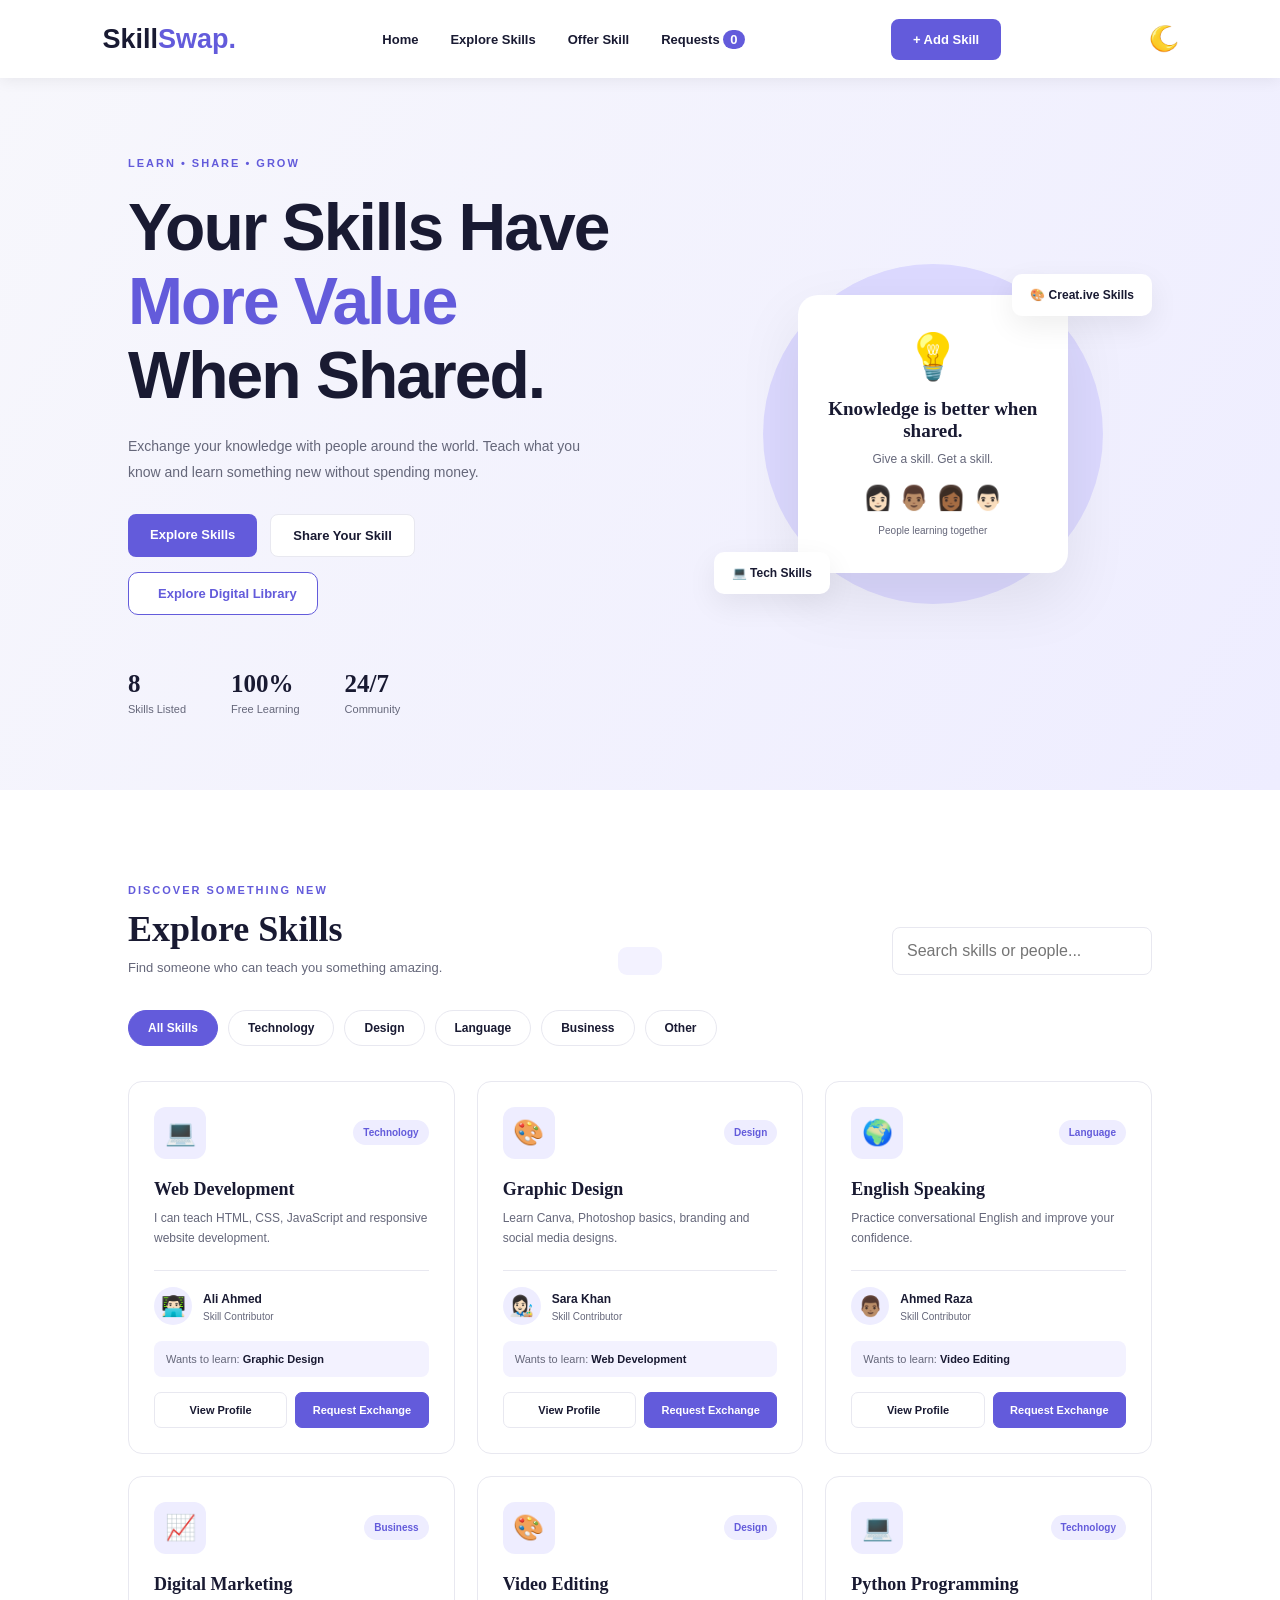
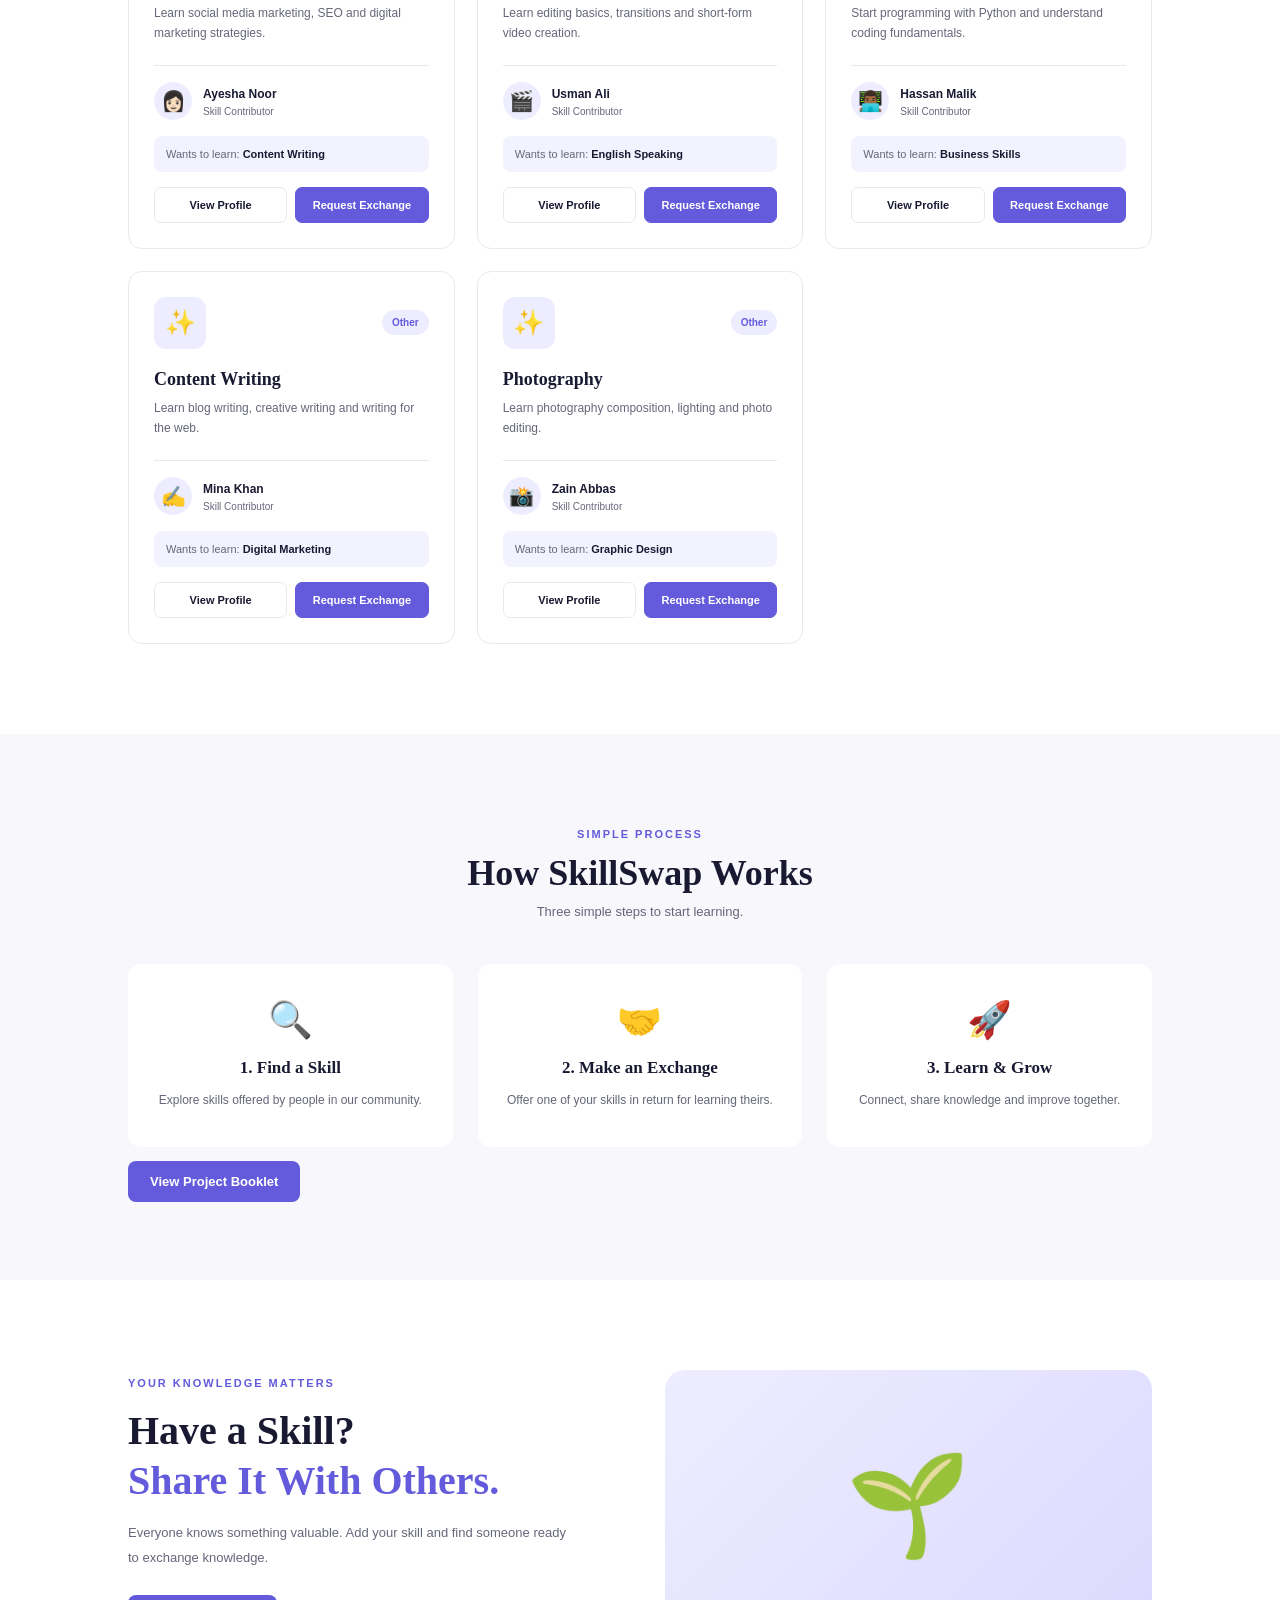
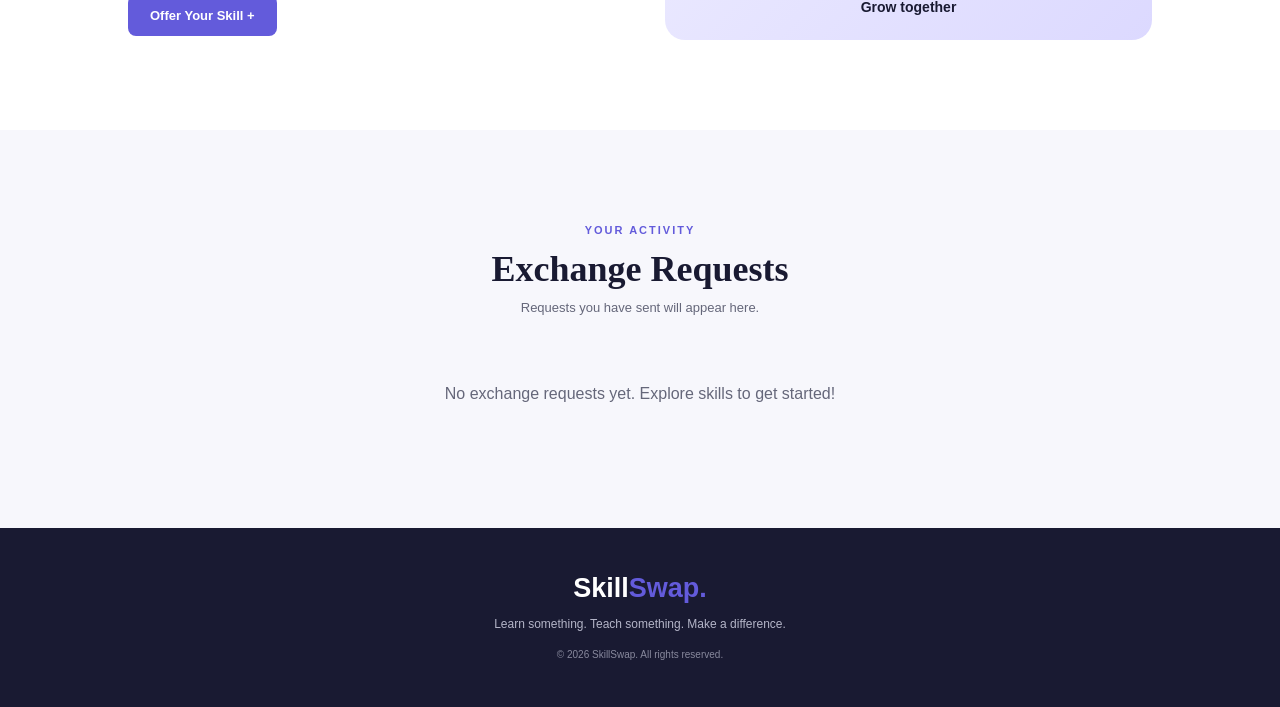
<file: index.html>
<!doctype html>
<html lang="en">
  <head>
    <meta charset="UTF-8" />
    <meta name="viewport" content="width=device-width, initial-scale=1.0" />
    <title>SkillSwap | Exchange Your Skills</title>
    <link rel="stylesheet" href="style.css" />
  </head>
  <body>
    <header>
      <nav class="navbar">
        <a href="#" class="logo">Skill<span>Swap.</span></a>
        <div class="nav-links">
          <a href="#home">Home</a>
          <a href="#explore">Explore Skills</a>
          <a href="#offer">Offer Skill</a>
          <a href="#requests">Requests <span id="requestCount">0</span></a>
        </div>
        <button class="nav-btn" onclick="openOffer()">+ Add Skill</button>
        <img src="./moon.png" id="icon">
      </nav>
    </header>

    <section class="hero" id="home">
      <div class="hero-content">
        <span class="tagline">LEARN • SHARE • GROW</span>
        <h1>
          Your Skills Have<br />
          <span>More Value</span><br />When Shared.
        </h1>
        <p>
          Exchange your knowledge with people around the world. Teach what you
          know and learn something new without spending money.
        </p>
        <div class="hero-buttons">
          <a href="#explore" class="btn primary">Explore Skills</a>
          <button class="btn secondary" onclick="openOffer()">
            Share Your Skill
          </button>
        </div>

        <a
          href="library.html"
          class="booklet-btn"
          target="_blank"
          rel="noopener noreferrer"
        >
          <i class="fas fa-book-open"></i>
          Explore Digital Library
        </a>
        <div class="stats">
          <div>
            <h2 id="skillStat">8+</h2>
            <p>Skills Listed</p>
          </div>
          <div>
            <h2>100%</h2>
            <p>Free Learning</p>
          </div>
          <div>
            <h2>24/7</h2>
            <p>Community</p>
          </div>
        </div>
      </div>
      <div class="hero-visual">
        <div class="circle circle-one"></div>
        <div class="circle circle-two"></div>
        <div class="hero-card">
          <div class="hero-icon">💡</div>
          <h3>Knowledge is better when shared.</h3>
          <p>Give a skill. Get a skill.</p>
          <div class="avatars">👩🏻 👨🏽 👩🏾 👨🏻</div>
          <small>People learning together</small>
        </div>
        <div class="floating-card">🎨 Creat.ive Skills</div>
        <div class="floating-card second">💻 Tech Skills</div>
      </div>
    </section>

    <section class="explore section" id="explore">
      <div class="section-heading">
        <div>
          <span class="tagline">DISCOVER SOMETHING NEW</span>
          <h2>Explore Skills</h2>
          <p>Find someone who can teach you something amazing.</p>
        </div>
        <input
          type="search"
          id="searchInput"
          placeholder="Search skills or people..."
        />
      </div>

      <div class="filters" id="filters">
        <button class="filter active" data-category="All">All Skills</button>
        <button class="filter" data-category="Technology">Technology</button>
        <button class="filter" data-category="Design">Design</button>
        <button class="filter" data-category="Language">Language</button>
        <button class="filter" data-category="Business">Business</button>
        <button class="filter" data-category="Other">Other</button>
      </div>

      <div class="skill-grid" id="skillGrid"></div>
      <p class="empty-state" id="emptyState" hidden>
        No skills found. Try another search.
      </p>
    </section>

    <section class="how section">
      <div class="center-heading">
        <span class="tagline">SIMPLE PROCESS</span>
        <h2>How SkillSwap Works</h2>
        <p>Three simple steps to start learning.</p>
      </div>
      <div class="steps">
        <div class="step">
          <div class="step-icon">🔍</div>
          <h3>1. Find a Skill</h3>
          <p>Explore skills offered by people in our community.</p>
        </div>
        <div class="step">
          <div class="step-icon">🤝</div>
          <h3>2. Make an Exchange</h3>
          <p>Offer one of your skills in return for learning theirs.</p>
        </div>
        <div class="step">
          <div class="step-icon">🚀</div>
          <h3>3. Learn & Grow</h3>
          <p>Connect, share knowledge and improve together.</p>
        </div>
        <div class="booklet-link">
          <a href="./booklet.html" target="_blank" class="btn primary">
            <i class="fas fa-book-open"></i>
            View Project Booklet
          </a>
        </div>
      </div>
    </section>

    <section class="offer-section section" id="offer">
      <div>
        <span class="tagline">YOUR KNOWLEDGE MATTERS</span>
        <h2>Have a Skill?<br /><span>Share It With Others.</span></h2>
        <p>
          Everyone knows something valuable. Add your skill and find someone
          ready to exchange knowledge.
        </p>
        <button class="btn primary" onclick="openOffer()">
          Offer Your Skill +
        </button>
      </div>
      <div class="offer-art">🌱<span>Grow together</span></div>
    </section>

    <section class="requests-section section" id="requests">
      <div class="center-heading">
        <span class="tagline">YOUR ACTIVITY</span>
        <h2>Exchange Requests</h2>
        <p>Requests you have sent will appear here.</p>
      </div>
      <div id="requestList" class="request-list"></div>
    </section>

    <footer>
      <a href="#" class="logo">Skill<span>Swap.</span></a>
      <p>Learn something. Teach something. Make a difference.</p>
      <small>© 2026 SkillSwap. All rights reserved.</small>
    </footer>

    <!-- Add Skill Modal -->
    <div class="modal" id="offerModal">
      <div class="modal-box">
        <button class="close" onclick="closeOffer()">×</button>
        <span class="tagline">JOIN THE COMMUNITY</span>
        <h2>Offer Your Skill</h2>
        <p>Tell others what you can teach.</p>

        <form id="skillForm">
          <label>Your Name</label>
          <input
            type="text"
            id="userName"
            placeholder="Enter your name"
            required
          />

          <label>Skill Title</label>
          <input
            type="text"
            id="skillName"
            placeholder="e.g. Web Development"
            required
          />

          <label>Category</label>
          <select id="skillCategory" required>
            <option value="">Select category</option>
            <option>Technology</option>
            <option>Design</option>
            <option>Language</option>
            <option>Business</option>
            <option>Other</option>
          </select>

          <label>What do you want to learn in exchange?</label>
          <input
            type="text"
            id="wantSkill"
            placeholder="e.g. Graphic Design"
            required
          />

          <label>Short Description</label>
          <textarea
            id="skillDescription"
            placeholder="Describe your skill..."
            required
          ></textarea>

          <button class="btn primary full-btn" type="submit">
            Publish My Skill
          </button>
        </form>
      </div>
    </div>

    <!-- Profile Modal -->
    <div class="modal" id="profileModal">
      <div class="modal-box">
        <button class="close" onclick="closeProfile()">×</button>
        <div id="profileContent"></div>
      </div>
    </div>

    <div id="toast" class="toast"></div>

    <script src="app.js"></script>
  </body>
</html>
</file>
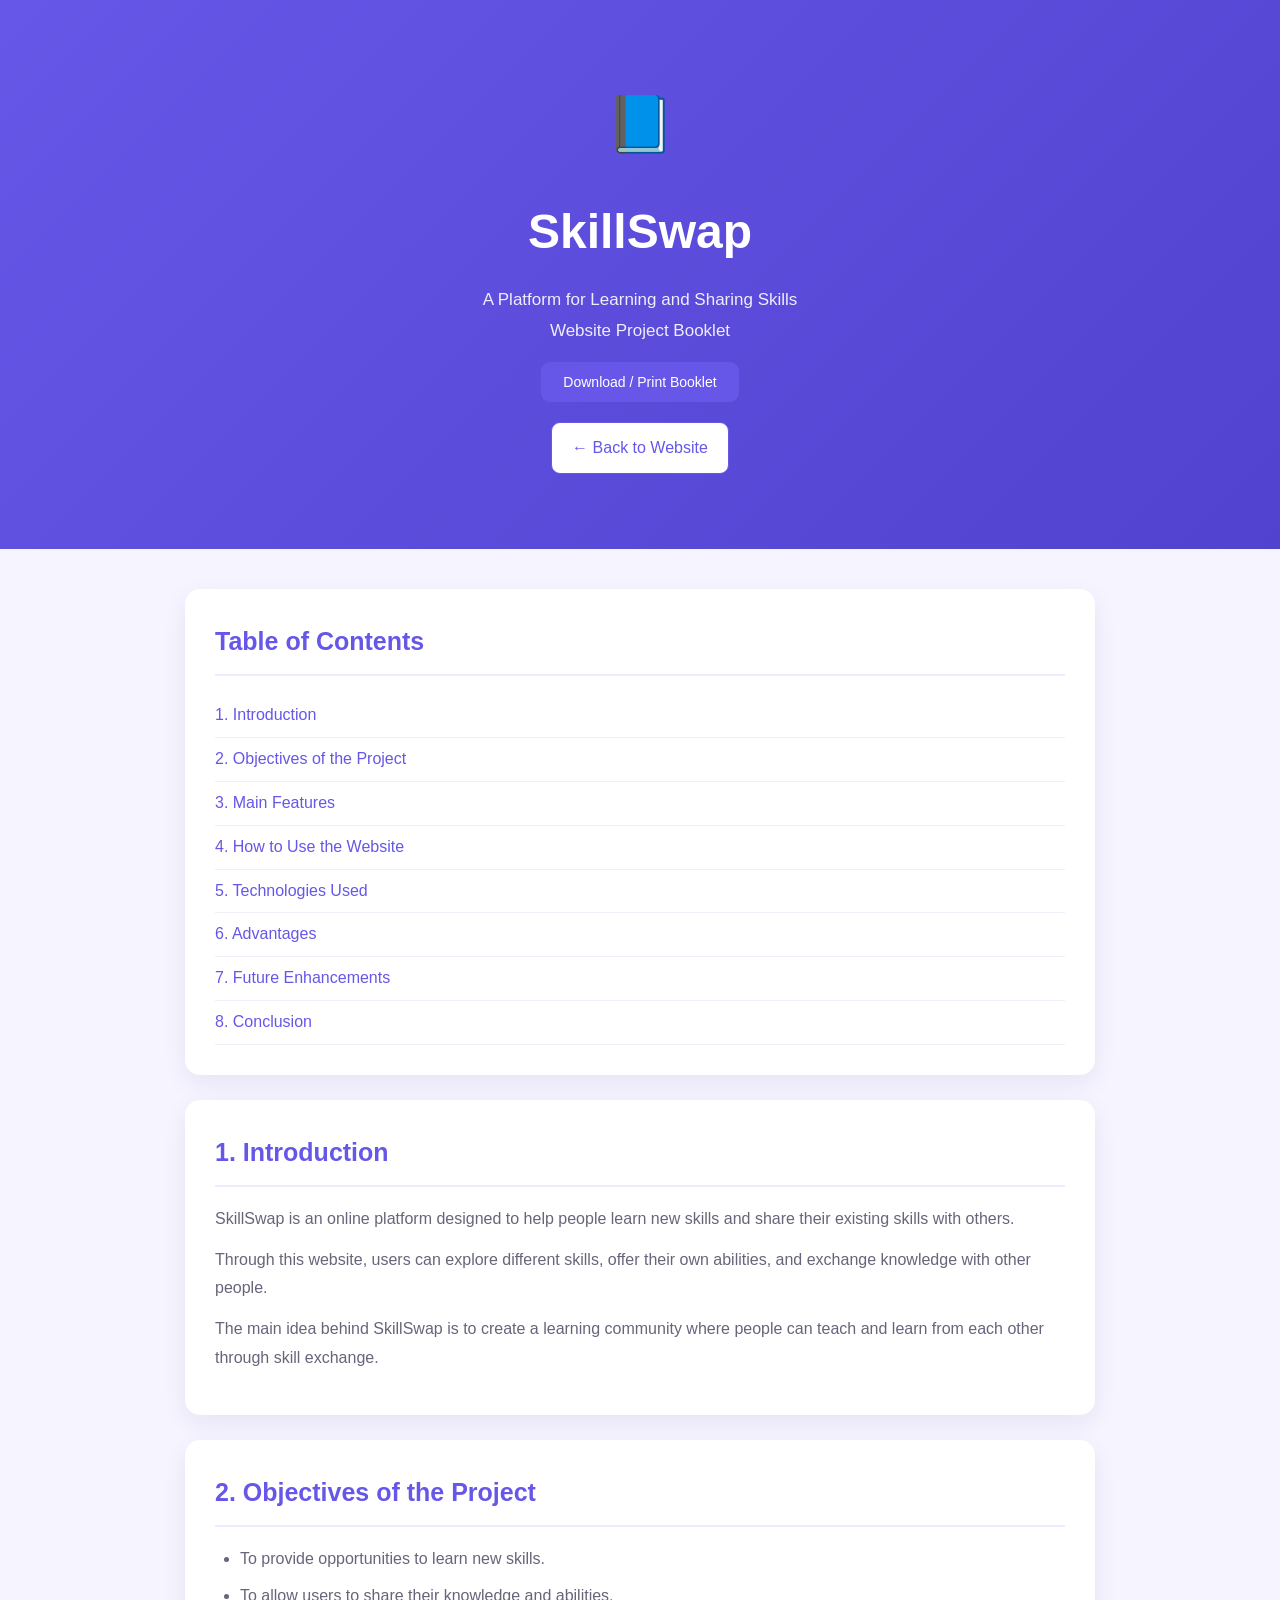
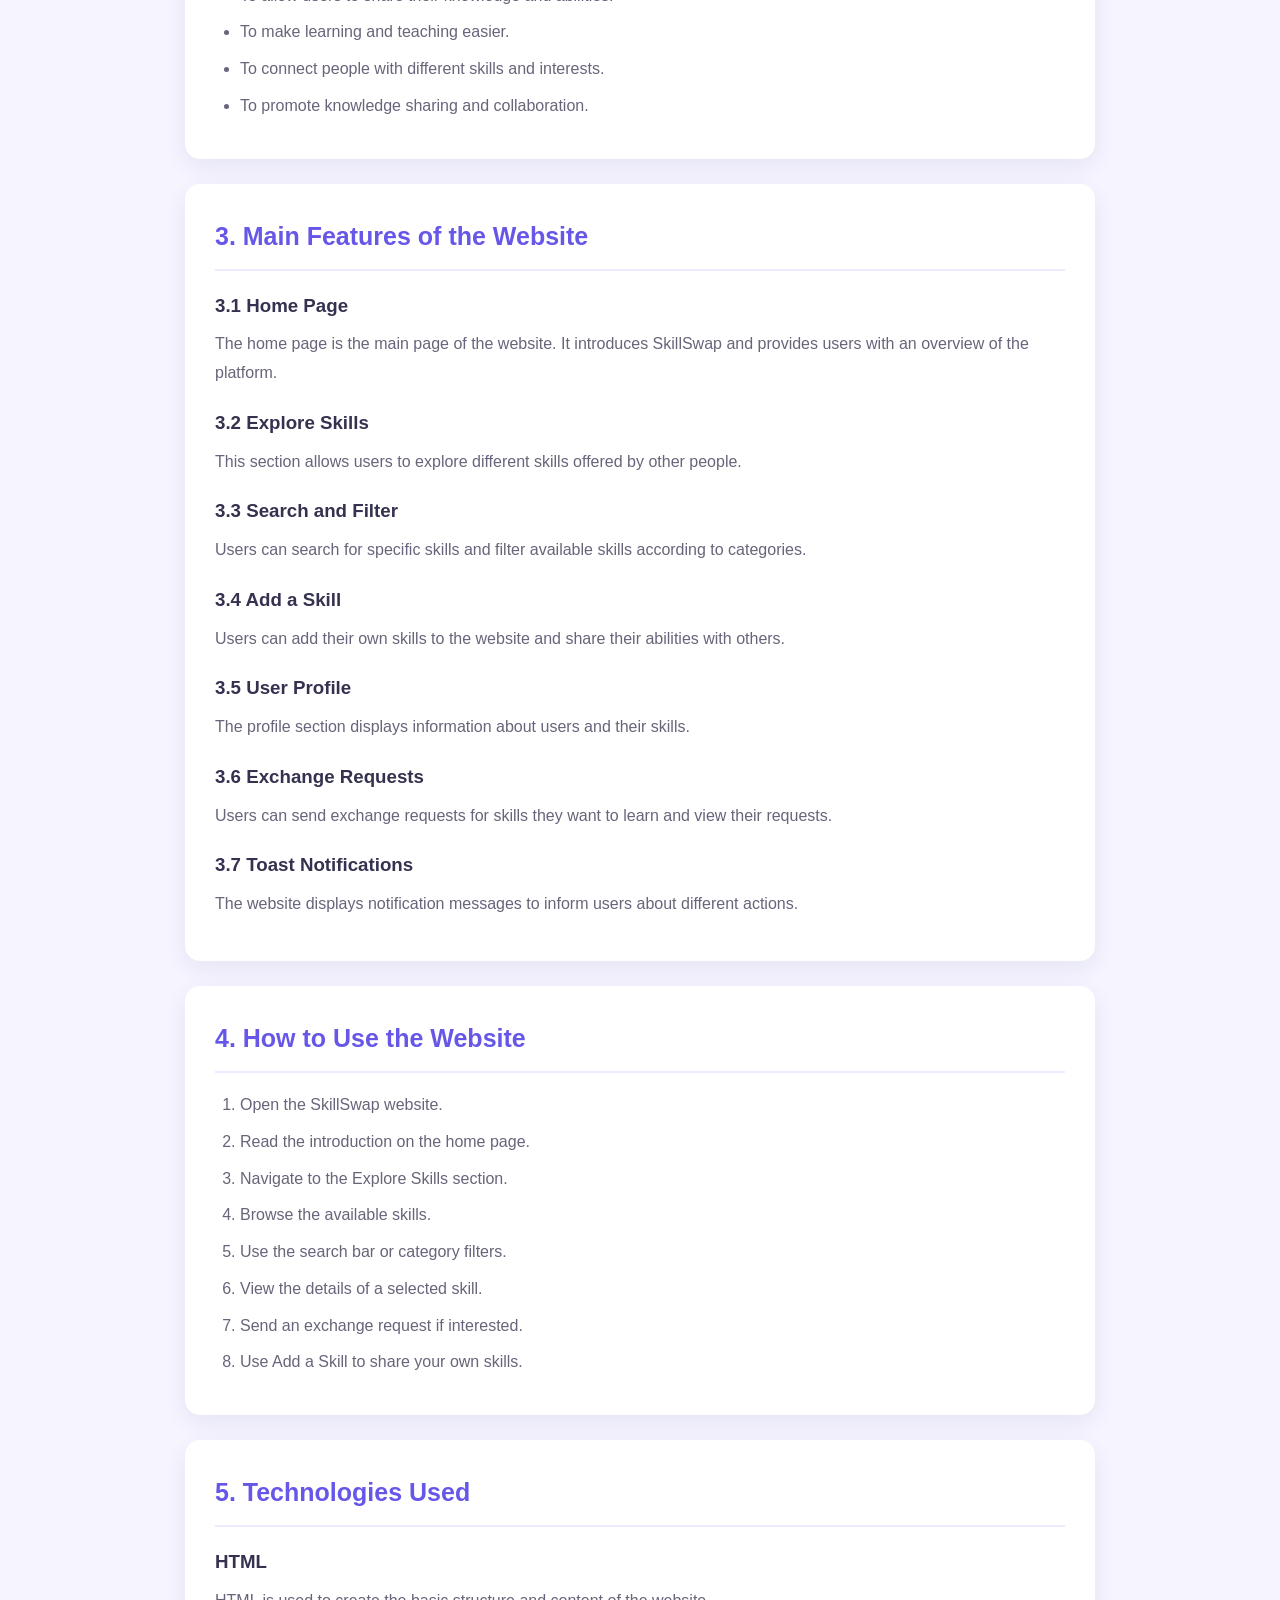
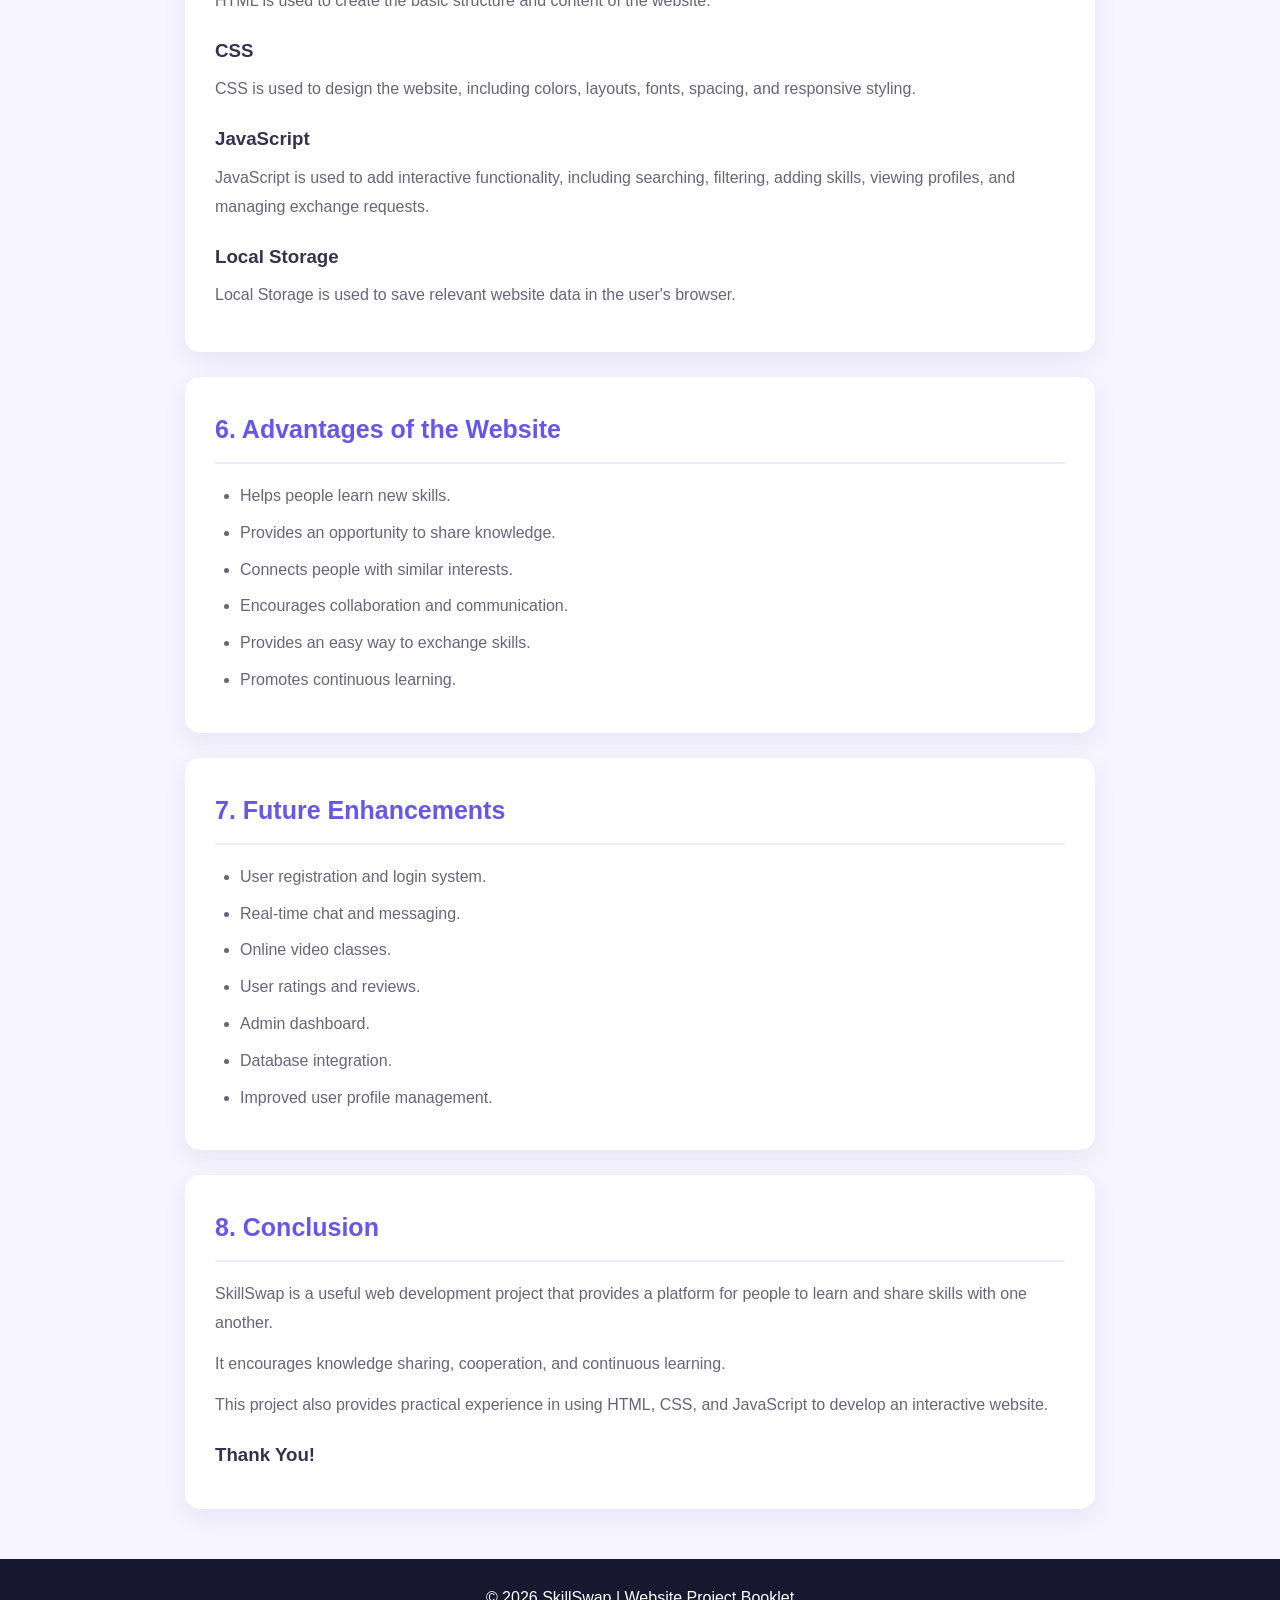
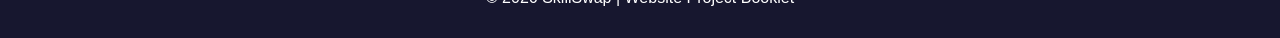
<file: booklet.html>
<!DOCTYPE html>
<html lang="en">
<head>
    <meta charset="UTF-8">
    <meta name="viewport" content="width=device-width, initial-scale=1.0">
    <title>SkillSwap - Project Booklet</title>

    <link rel="stylesheet" href="booklet.css">
    
</head>

<body>

    <!-- COVER PAGE -->
    <header class="booklet-header">

        <div class="book-icon">📘</div>

        <h1>SkillSwap</h1>

        <p>A Platform for Learning and Sharing Skills</p>

        <p>Website Project Booklet</p>

        <button class="print-btn" onclick="window.print()">
            Download / Print Booklet
        </button>

        <br>

        <a href="index.html" class="back-btn">
            ← Back to Website
        </a>

    </header>


    <main class="container">

        <!-- TABLE OF CONTENTS -->
        <section class="booklet-section toc">

            <h2>Table of Contents</h2>

            <a href="#introduction">1. Introduction</a>
            <a href="#objectives">2. Objectives of the Project</a>
            <a href="#features">3. Main Features</a>
            <a href="#working">4. How to Use the Website</a>
            <a href="#technologies">5. Technologies Used</a>
            <a href="#advantages">6. Advantages</a>
            <a href="#future">7. Future Enhancements</a>
            <a href="#conclusion">8. Conclusion</a>

        </section>


        <!-- INTRODUCTION -->
        <section class="booklet-section" id="introduction">

            <h2>1. Introduction</h2>

            <p>
                SkillSwap is an online platform designed to help people
                learn new skills and share their existing skills with
                others.
            </p>

            <p>
                Through this website, users can explore different skills,
                offer their own abilities, and exchange knowledge with
                other people.
            </p>

            <p>
                The main idea behind SkillSwap is to create a learning
                community where people can teach and learn from each
                other through skill exchange.
            </p>

        </section>


        <!-- OBJECTIVES -->
        <section class="booklet-section" id="objectives">

            <h2>2. Objectives of the Project</h2>

            <ul>
                <li>To provide opportunities to learn new skills.</li>
                <li>To allow users to share their knowledge and abilities.</li>
                <li>To make learning and teaching easier.</li>
                <li>To connect people with different skills and interests.</li>
                <li>To promote knowledge sharing and collaboration.</li>
            </ul>

        </section>


        <!-- FEATURES -->
        <section class="booklet-section" id="features">

            <h2>3. Main Features of the Website</h2>

            <h3>3.1 Home Page</h3>
            <p>
                The home page is the main page of the website. It introduces
                SkillSwap and provides users with an overview of the platform.
            </p>

            <h3>3.2 Explore Skills</h3>
            <p>
                This section allows users to explore different skills
                offered by other people.
            </p>

            <h3>3.3 Search and Filter</h3>
            <p>
                Users can search for specific skills and filter available
                skills according to categories.
            </p>

            <h3>3.4 Add a Skill</h3>
            <p>
                Users can add their own skills to the website and share
                their abilities with others.
            </p>

            <h3>3.5 User Profile</h3>
            <p>
                The profile section displays information about users
                and their skills.
            </p>

            <h3>3.6 Exchange Requests</h3>
            <p>
                Users can send exchange requests for skills they want
                to learn and view their requests.
            </p>

            <h3>3.7 Toast Notifications</h3>
            <p>
                The website displays notification messages to inform
                users about different actions.
            </p>

        </section>


        <!-- HOW TO USE -->
        <section class="booklet-section" id="working">

            <h2>4. How to Use the Website</h2>

            <ol>
                <li>Open the SkillSwap website.</li>
                <li>Read the introduction on the home page.</li>
                <li>Navigate to the Explore Skills section.</li>
                <li>Browse the available skills.</li>
                <li>Use the search bar or category filters.</li>
                <li>View the details of a selected skill.</li>
                <li>Send an exchange request if interested.</li>
                <li>Use Add a Skill to share your own skills.</li>
            </ol>

        </section>


        <!-- TECHNOLOGIES -->
        <section class="booklet-section" id="technologies">

            <h2>5. Technologies Used</h2>

            <h3>HTML</h3>
            <p>
                HTML is used to create the basic structure and content
                of the website.
            </p>

            <h3>CSS</h3>
            <p>
                CSS is used to design the website, including colors,
                layouts, fonts, spacing, and responsive styling.
            </p>

            <h3>JavaScript</h3>
            <p>
                JavaScript is used to add interactive functionality,
                including searching, filtering, adding skills,
                viewing profiles, and managing exchange requests.
            </p>

            <h3>Local Storage</h3>
            <p>
                Local Storage is used to save relevant website data
                in the user's browser.
            </p>

        </section>


        <!-- ADVANTAGES -->
        <section class="booklet-section" id="advantages">

            <h2>6. Advantages of the Website</h2>

            <ul>
                <li>Helps people learn new skills.</li>
                <li>Provides an opportunity to share knowledge.</li>
                <li>Connects people with similar interests.</li>
                <li>Encourages collaboration and communication.</li>
                <li>Provides an easy way to exchange skills.</li>
                <li>Promotes continuous learning.</li>
            </ul>

        </section>


        <!-- FUTURE ENHANCEMENTS -->
        <section class="booklet-section" id="future">

            <h2>7. Future Enhancements</h2>

            <ul>
                <li>User registration and login system.</li>
                <li>Real-time chat and messaging.</li>
                <li>Online video classes.</li>
                <li>User ratings and reviews.</li>
                <li>Admin dashboard.</li>
                <li>Database integration.</li>
                <li>Improved user profile management.</li>
            </ul>

        </section>


        <!-- CONCLUSION -->
        <section class="booklet-section" id="conclusion">

            <h2>8. Conclusion</h2>

            <p>
                SkillSwap is a useful web development project that
                provides a platform for people to learn and share
                skills with one another.
            </p>

            <p>
                It encourages knowledge sharing, cooperation, and
                continuous learning.
            </p>

            <p>
                This project also provides practical experience in
                using HTML, CSS, and JavaScript to develop an
                interactive website.
            </p>

            <h3>Thank You!</h3>

        </section>

    </main>


    <footer>
        <p>© 2026 SkillSwap | Website Project Booklet</p>
    </footer>

</body>
</html>
</file>
<file: style.css>
/* @import url("https://fonts.googleapis.com/css2?family=DM+Sans:wght@400;500;600;700;800&family=Space+Grotesk:wght@500;600;700&display=swap");

:root {
  --primary: #635bdb;
  --dark: #191a32;
  --light: #f7f7fc;
  --text: #65677a;
  --border: #e8e8f0;
}

* {
  margin: 0;
  padding: 0;
  box-sizing: border-box;
  scroll-behavior: smooth;
}

body {
  font-family: "DM Sans", sans-serif;
  background: white;
  color: var(--dark);
}

button,
input,
select,
textarea {
  font: inherit;
}

button {
  cursor: pointer;
}

a {
  text-decoration: none;
  color: inherit;
}

.navbar {
  height: 78px;
  padding: 0 8%;
  display: flex;
  align-items: center;
  justify-content: space-between;
  background: white;
  position: sticky;
  top: 0;
  z-index: 10;
  box-shadow: 0 2px 15px #00000008;
}

.logo {
  font-family: "Space Grotesk", sans-serif;
  font-size: 27px;
  font-weight: 700;
}

.logo span {
  color: var(--primary);
}

.nav-links {
  display: flex;
  align-items: center;
  gap: 32px;
  font-size: 13px;
  font-weight: 600;
}

.nav-links a:hover {
  color: var(--primary);
}

#requestCount {
  background: var(--primary);
  color: white;
  padding: 2px 7px;
  border-radius: 20px;
}

.nav-btn,
.btn {
  border: none;
  border-radius: 8px;
  padding: 13px 22px;
  font-weight: 700;
  font-size: 13px;
  transition: 0.25s;
}

.nav-btn,
.primary {
  background: var(--primary);
  color: white;
}

.nav-btn:hover,
.primary:hover {
  background: #4e46c3;
  transform: translateY(-2px);
}

.hero {
  min-height: 610px;
  padding: 75px 10%;
  background: linear-gradient(120deg, #f6f5ff, #eeedff);
  display: grid;
  grid-template-columns: 1.1fr 0.9fr;
  align-items: center;
  gap: 50px;
}

.tagline {
  color: var(--primary);
  font-size: 11px;
  font-weight: 800;
  letter-spacing: 2px;
}

.hero h1 {
  font-family: "Space Grotesk", sans-serif;
  font-size: clamp(42px, 5.5vw, 66px);
  line-height: 1.12;
  margin: 20px 0;
  letter-spacing: -2px;
}

.hero h1 span,
.offer-section h2 span {
  color: var(--primary);
}

.hero-content > p {
  color: var(--text);
  max-width: 480px;
  line-height: 1.9;
  font-size: 14px;
}

.hero-buttons {
  display: flex;
  gap: 13px;
  margin-top: 28px;
  flex-wrap: wrap;
}

.secondary {
  background: white;
  color: var(--dark);
  border: 1px solid var(--border);
}

.secondary:hover {
  border-color: var(--primary);
  color: var(--primary);
}

.stats {
  display: flex;
  gap: 45px;
  margin-top: 55px;
}

.stats h2 {
  font-size: 25px;
  font-family: "Space Grotesk";
}

.stats p {
  color: var(--text);
  font-size: 11px;
  margin-top: 5px;
}

.hero-visual {
  min-height: 390px;
  display: grid;
  place-items: center;
  position: relative;
}

.circle {
  position: absolute;
  border-radius: 50%;
}

.circle-one {
  height: 340px;
  width: 340px;
  background: #dcd9ff;
}

.circle-two {
  height: 250px;
  width: 250px;
  background: #c8c4ff;
}

.hero-card {
  z-index: 1;
  background: white;
  width: 270px;
  padding: 35px 25px;
  border-radius: 20px;
  text-align: center;
  box-shadow: 0 25px 65px #3931a326;
}

.hero-icon {
  font-size: 45px;
  margin-bottom: 15px;
}

.hero-card h3 {
  font-size: 19px;
  font-family: "Space Grotesk";
}

.hero-card p {
  color: var(--text);
  font-size: 12px;
  margin: 10px 0 18px;
}

.avatars {
  font-size: 24px;
  margin-bottom: 8px;
}

.hero-card small {
  color: var(--text);
  font-size: 10px;
}

.floating-card {
  position: absolute;
  z-index: 2;
  background: white;
  padding: 14px 18px;
  border-radius: 10px;
  font-size: 12px;
  font-weight: 700;
  box-shadow: 0 10px 30px #00000012;
  top: 35px;
  right: 0;
}

.floating-card.second {
  top: auto;
  bottom: 35px;
  left: 0;
  right: auto;
}

.section {
  padding: 90px 10%;
}

.section-heading {
  display: flex;
  align-items: end;
  justify-content: space-between;
  gap: 25px;
  flex-wrap: wrap;
}

.section-heading h2,
.center-heading h2 {
  font-family: "Space Grotesk";
  font-size: 36px;
  margin: 10px 0;
}

.section-heading p,
.center-heading p {
  color: var(--text);
  font-size: 13px;
}

#searchInput {
  width: 260px;
  border: 1px solid var(--border);
  border-radius: 8px;
  padding: 14px;
  outline: none;
}

#searchInput:focus,
input:focus,
textarea:focus,
select:focus {
  border-color: var(--primary);
}

.filters {
  display: flex;
  gap: 10px;
  flex-wrap: wrap;
  margin: 35px 0;
}

.filter {
  background: white;
  border: 1px solid var(--border);
  border-radius: 30px;
  padding: 10px 19px;
  font-size: 12px;
  font-weight: 600;
}

.filter.active,
.filter:hover {
  background: var(--primary);
  color: white;
  border-color: var(--primary);
}

.skill-grid {
  display: grid;
  grid-template-columns: repeat(3, 1fr);
  gap: 22px;
}

.skill-card {
  padding: 25px;
  border: 1px solid var(--border);
  border-radius: 14px;
  transition: 0.25s;
  background: white;
}

.skill-card:hover {
  transform: translateY(-6px);
  box-shadow: 0 15px 35px #26205012;
  border-color: #d0cdf9;
}

.skill-top {
  display: flex;
  align-items: center;
  justify-content: space-between;
}

.skill-icon {
  width: 52px;
  height: 52px;
  display: grid;
  place-items: center;
  background: #f0efff;
  border-radius: 12px;
  font-size: 25px;
}

.category-label {
  color: var(--primary);
  font-size: 10px;
  font-weight: 800;
  background: #f0efff;
  padding: 7px 10px;
  border-radius: 20px;
}

.skill-card h3 {
  font-family: "Space Grotesk";
  margin: 20px 0 8px;
  font-size: 18px;
}

.skill-card > p {
  color: var(--text);
  font-size: 12px;
  line-height: 1.7;
  min-height: 42px;
}

.person {
  display: flex;
  align-items: center;
  gap: 11px;
  border-top: 1px solid var(--border);
  margin-top: 20px;
  padding-top: 16px;
}

.avatar {
  width: 38px;
  height: 38px;
  border-radius: 50%;
  background: #e9e6ff;
  display: grid;
  place-items: center;
  font-size: 20px;
}

.person strong {
  font-size: 12px;
}

.person small {
  display: block;
  font-size: 10px;
  color: var(--text);
  margin-top: 4px;
}

.exchange-info {
  background: var(--light);
  border-radius: 8px;
  padding: 12px;
  margin-top: 16px;
  font-size: 11px;
  color: var(--text);
}

.exchange-info strong {
  color: var(--dark);
}

.card-actions {
  display: flex;
  gap: 8px;
  margin-top: 15px;
}

.card-actions button {
  flex: 1;
  padding: 11px 5px;
  font-size: 11px;
  border-radius: 7px;
  font-weight: 700;
}

.view-btn {
  background: white;
  border: 1px solid var(--border);
  color: var(--dark);
}

.request-btn {
  background: var(--primary);
  border: 1px solid var(--primary);
  color: white;
}
.booklet-btn {
  display: inline-flex;
  align-items: center;
  gap: 9px;
  padding: 13px 20px;
  margin-top: 15px;
  border: 1px solid #6657e8;
  border-radius: 10px;
  color: #6657e8;
  background: white;
  text-decoration: none;
  font-size: 13px;
  font-weight: 600;
  transition: 0.3s ease;
}

.booklet-btn:hover {
  background: #6657e8;
  color: white;
  transform: translateY(-3px);
}
.empty-state {
  text-align: center;
  color: var(--text);
  padding: 35px;
}

.center-heading {
  text-align: center;
}

.how {
  background: var(--light);
}

.steps {
  display: grid;
  grid-template-columns: repeat(3, 1fr);
  gap: 25px;
  margin-top: 45px;
}

.step {
  text-align: center;
  background: white;
  padding: 35px 25px;
  border-radius: 13px;
}

.step-icon {
  font-size: 36px;
  margin-bottom: 17px;
}

.step h3 {
  font-family: "Space Grotesk";
  font-size: 17px;
  margin-bottom: 12px;
}

.step p {
  color: var(--text);
  font-size: 12px;
  line-height: 1.8;
}

.offer-section {
  display: grid;
  grid-template-columns: 1fr 1fr;
  gap: 50px;
  align-items: center;
}

.offer-section h2 {
  font-family: "Space Grotesk";
  font-size: 40px;
  line-height: 1.25;
  margin: 15px 0;
}

.offer-section p {
  color: var(--text);
  font-size: 13px;
  line-height: 1.9;
  max-width: 440px;
  margin-bottom: 25px;
}

.offer-art {
  min-height: 270px;
  border-radius: 20px;
  background: linear-gradient(135deg, #e8e6ff, #d2d0ff);
  display: grid;
  place-items: center;
  font-size: 100px;
  position: relative;
}

.offer-art span {
  position: absolute;
  bottom: 25px;
  font-size: 14px;
  color: var(--dark);
  font-weight: 700;
}

.requests-section {
  background: var(--light);
}

.request-list {
  max-width: 750px;
  margin: 35px auto 0;
}

.request-item {
  background: white;
  padding: 20px;
  border-radius: 10px;
  border: 1px solid var(--border);
  margin-bottom: 12px;
  display: flex;
  align-items: center;
  justify-content: space-between;
  gap: 15px;
}

.request-item h4 {
  font-size: 14px;
  margin-bottom: 6px;
}

.request-item p {
  color: var(--text);
  font-size: 11px;
}

.status {
  background: #fff4dc;
  color: #a16a00;
  padding: 7px 12px;
  border-radius: 20px;
  font-size: 10px;
  white-space: nowrap;
}

.status.accepted {
  background: #e2f8ea;
  color: #168346;
}

footer {
  padding: 45px 10%;
  text-align: center;
  background: var(--dark);
  color: white;
}

footer p {
  color: #b4b5c8;
  font-size: 12px;
  margin: 13px 0;
}

footer small {
  color: #88899d;
  font-size: 10px;
}
.modal {
  display: none;
  position: fixed;
  inset: 0;
  background: #11112699;
  z-index: 30;
  place-items: center;
  padding: 15px;
  overflow-y: auto;
}

.modal.show {
  display: grid;
}

.modal-box {
  background: white;
  padding: 35px;
  width: min(480px, 100%);
  border-radius: 16px;
  position: relative;
  max-height: 90vh;
  overflow-y: auto;
}

.modal-box h2 {
  font-family: "Space Grotesk";
  font-size: 27px;
  margin: 12px 0;
}

.modal-box > p {
  font-size: 12px;
  color: var(--text);
  margin-bottom: 20px;
}

.close {
  position: absolute;
  top: 12px;
  right: 17px;
  border: 0;
  background: none;
  font-size: 28px;
  color: var(--text);
}

.modal-box form label {
  display: block;
  font-size: 12px;
  font-weight: 700;
  margin: 15px 0 7px;
}

.modal-box input,
.modal-box select,
.modal-box textarea {
  width: 100%;
  border: 1px solid var(--border);
  border-radius: 7px;
  padding: 12px;
  outline: none;
  font-size: 12px;
  background: white;
  color: var(--dark);
}

.modal-box textarea {
  min-height: 90px;
  resize: vertical;
}

.full-btn {
  width: 100%;
  margin-top: 20px;
}

.profile-avatar {
  width: 75px;
  height: 75px;
  border-radius: 50%;
  background: #eae8ff;
  display: grid;
  place-items: center;
  font-size: 37px;
  margin: 10px 0 20px;
}

.profile-detail {
  padding: 15px;
  background: var(--light);
  border-radius: 9px;
  margin-top: 12px;
  font-size: 13px;
}

.toast {
  position: fixed;
  bottom: 25px;
  left: 50%;
  transform: translate(-50%, 100px);
  background: var(--dark);
  color: white;
  padding: 14px 22px;
  border-radius: 9px;
  font-size: 12px;
  z-index: 50;
  transition: 0.3s;
}

.toast.show {
  transform: translate(-50%, 0);
}

@media (max-width: 900px) {
  .navbar {
    padding: 0 5%;
  }
  .nav-links {
    gap: 14px;
  }
  .hero {
    padding: 60px 6%;
  }
  .section {
    padding: 70px 6%;
  }
  .skill-grid {
    grid-template-columns: repeat(2, 1fr);
  }
}

@media (max-width: 650px) {
  .navbar {
    height: auto;
    padding: 18px 5%;
    flex-wrap: wrap;
    gap: 15px;
  }

  .nav-links {
    order: 3;
    width: 100%;
    overflow-x: auto;
    padding: 5px 0;
  }

  .nav-links a {
    white-space: nowrap;
  }
  .nav-btn {
    padding: 10px 13px;
  }
  .hero {
    grid-template-columns: 1fr;
  }
  .hero-visual {
    min-height: 330px;
  }
  .circle-one {
    width: 280px;
    height: 280px;
  }
  .circle-two {
    width: 210px;
    height: 210px;
  }
  .stats {
    gap: 25px;
  }
  .stats h2 {
    font-size: 20px;
  }
  .section-heading {
    align-items: stretch;
  }
  #searchInput {
    width: 100%;
  }
  .skill-grid,
  .steps,
  .offer-section {
    grid-template-columns: 1fr;
  }
  .section-heading h2,
  .center-heading h2 {
    font-size: 29px;
  }
  .offer-section h2 {
    font-size: 32px;
  }
  .request-item {
    align-items: flex-start;
  }
  .modal-box {
    padding: 28px 22px;
  }
}



#icon {
  width: 30px;
  cursor: pointer;
} */



:root {
  --primary: #635bdb;
  --primary-hover: #5148c9;
  --primary-border-hover: #625baf;
  --primary-soft: #eeedff;
  --primary-circle-one: #dcd9ff;
  --primary-circle-two: #c8c4ff;
  --primary-light: #635bdb;

  --dark: #191a32;
  --light: #f7f7fc;
  --text: #65677a;
  --border: #e8e8f0;

  --body-bg: #ffffff;
  --navbar-bg: #ffffff;
  --card-bg: #ffffff;
  --input-bg: #ffffff;
  --info-bg: #f3f2ff;
  --section-bg: #f7f7fc;
  --footer-bg: #191a32;
  --offer-gradient-one: #eeedff;
  --offer-gradient-two: #dcd9ff;

  --white: #ffffff;
  --footer-text: #b4b5c8;
  --footer-muted: #88899d;

  --status-pending-bg: #fff4dc;
  --status-pending-text: #a66a00;
  --status-accepted-bg: #e2f8ec;
  --status-accepted-text: #218653;

  --modal-overlay: #00000080;
  --shadow-navbar: #00000012;
  --shadow-card: #00000015;
}

.dark-theme{

  --primary: #8178ff;
  --primary-hover: #6b61ed;
  --primary-border-hover: #625baf;
  --primary-soft: #302d50;
  --primary-circle-one: #34305e;
  --primary-circle-two: #464078;
  --primary-light: #aaa4ff;

  --dark: #f1f0ff;
  --light: #1c1c30;
  --text: #aaaabd;
  --border: #33334a;

  --body-bg: #11111f;
  --navbar-bg: #1b1b2e;
  --card-bg: #1b1b2e;
  --input-bg: #222239;
  --info-bg: #25253c;
  --section-bg: #151526;
  --footer-bg: #0c0c18;
  --offer-gradient-one: #292747;
  --offer-gradient-two: #39345e;

  --white: #ffffff;
  --footer-text: #b4b5c8;
  --footer-muted: #88899d;

  --status-pending-bg: #493b20;
  --status-pending-text: #ffc76a;
  --status-accepted-bg: #193e32;
  --status-accepted-text: #6de5a1;

  --modal-overlay: #000000bb;
  --shadow-navbar: #00000040;
  --shadow-card: #00000050;
}

* {
  margin: 0;
  padding: 0;
  box-sizing: border-box;
  scroll-behavior: smooth;
}

body {
  font-family: "DM Sans", sans-serif;
  background: var(--body-bg);
  color: var(--dark);
}

button,
input,
select,
textarea {
  font: inherit;
}

button {
  cursor: pointer;
}

a {
  text-decoration: none;
  color: inherit;
}

.navbar {
  height: 78px;
  padding: 0 8%;
  display: flex;
  align-items: center;
  justify-content: space-between;
  background: var(--navbar-bg);
  position: sticky;
  top: 0;
  z-index: 10;
  box-shadow: 0 2px 15px var(--shadow-navbar);
}

.logo {
  font-family: "Space Grotesk", sans-serif;
  font-size: 27px;
  font-weight: 700;
}

.logo span {
  color: var(--primary);
}

.nav-links {
  display: flex;
  align-items: center;
  gap: 32px;
  font-size: 13px;
  font-weight: 600;
}

.nav-links a:hover {
  color: var(--primary);
}

#requestCount {
  background: var(--primary);
  color: var(--white);
  padding: 2px 7px;
  border-radius: 20px;
}

.nav-btn,
.btn {
  border: none;
  border-radius: 8px;
  padding: 13px 22px;
  font-weight: 700;
  font-size: 13px;
  transition: 0.25s;
}

.nav-btn,
.primary {
  background: var(--primary);
  color: var(--white);
}

.nav-btn:hover,
.primary:hover {
  background: var(--primary-hover);
  transform: translateY(-2px);
}

.hero {
  min-height: 610px;
  padding: 75px 10%;
  background: linear-gradient(120deg, var(--light), var(--offer-gradient-one));
  display: grid;
  grid-template-columns: 1.1fr 0.9fr;
  align-items: center;
  gap: 50px;
}

.tagline {
  color: var(--primary);
  font-size: 11px;
  font-weight: 800;
  letter-spacing: 2px;
}

.hero h1 {
  font-family: "Space Grotesk", sans-serif;
  font-size: clamp(42px, 5.5vw, 66px);
  line-height: 1.12;
  margin: 20px 0;
  letter-spacing: -2px;
}

.hero h1 span,
.offer-section h2 span {
  color: var(--primary);
}

.hero-content > p {
  color: var(--text);
  max-width: 480px;
  line-height: 1.9;
  font-size: 14px;
}

.hero-buttons {
  display: flex;
  gap: 13px;
  margin-top: 28px;
  flex-wrap: wrap;
}

.secondary {
  background: var(--input-bg);
  color: var(--dark);
  border: 1px solid var(--border);
}

.secondary:hover {
  border-color: var(--primary);
  color: var(--primary);
}

.stats {
  display: flex;
  gap: 45px;
  margin-top: 55px;
}

.stats h2 {
  font-size: 25px;
  font-family: "Space Grotesk";
}

.stats p {
  color: var(--text);
  font-size: 11px;
  margin-top: 5px;
}

.hero-visual {
  min-height: 390px;
  display: grid;
  place-items: center;
  position: relative;
}

.circle {
  position: absolute;
  border-radius: 50%;
}

.circle-one {
  height: 340px;
  width: 340px;
  background: var(--primary-circle-one);
}

.circle-two {
  height: 250px;
  width: 250px;
  background: var(--primary-circle-two);
}

.hero-card {
  z-index: 1;
  background: var(--card-bg);
  width: 270px;
  padding: 35px 25px;
  border-radius: 20px;
  text-align: center;
  box-shadow: 0 25px 65px var(--shadow-card);
}

.hero-icon {
  font-size: 45px;
  margin-bottom: 15px;
}

.hero-card h3 {
  font-size: 19px;
  font-family: "Space Grotesk";
}

.hero-card p {
  color: var(--text);
  font-size: 12px;
  margin: 10px 0 18px;
}

.avatars {
  font-size: 24px;
  margin-bottom: 8px;
}

.hero-card small {
  color: var(--text);
  font-size: 10px;
}

.floating-card {
  position: absolute;
  z-index: 2;
  background: var(--card-bg);
  padding: 14px 18px;
  border-radius: 10px;
  font-size: 12px;
  font-weight: 700;
  box-shadow: 0 10px 30px var(--shadow-navbar);
  top: 35px;
  right: 0;
}

.floating-card.second {
  top: auto;
  bottom: 35px;
  left: 0;
  right: auto;
}

.section {
  padding: 90px 10%;
}

.section-heading {
  display: flex;
  align-items: end;
  justify-content: space-between;
  gap: 25px;
  flex-wrap: wrap;
}

.section-heading h2,
.center-heading h2 {
  font-family: "Space Grotesk";
  font-size: 36px;
  margin: 10px 0;
}

.section-heading p,
.center-heading p {
  color: var(--text);
  font-size: 13px;
}

#searchInput {
  width: 260px;
  border: 1px solid var(--border);
  border-radius: 8px;
  padding: 14px;
  outline: none;
  background: var(--input-bg);
  color: var(--dark);
}

#searchInput:focus,
input:focus,
textarea:focus,
select:focus {
  border-color: var(--primary);
}

.filters {
  display: flex;
  gap: 10px;
  flex-wrap: wrap;
  margin: 35px 0;
}

.filter {
  background: var(--input-bg);
  border: 1px solid var(--border);
  border-radius: 30px;
  padding: 10px 19px;
  font-size: 12px;
  font-weight: 600;
  color: var(--dark);
}

.filter.active,
.filter:hover {
  background: var(--primary);
  color: var(--white);
  border-color: var(--primary);
}

.skill-grid {
  display: grid;
  grid-template-columns: repeat(3, 1fr);
  gap: 22px;
}

.skill-card {
  padding: 25px;
  border: 1px solid var(--border);
  border-radius: 14px;
  transition: 0.25s;
  background: var(--card-bg);
}

.skill-card:hover {
  transform: translateY(-6px);
  box-shadow: 0 15px 35px var(--shadow-navbar);
  border-color: var(--primary-border-hover);
}

.skill-top {
  display: flex;
  align-items: center;
  justify-content: space-between;
}

.skill-icon {
  width: 52px;
  height: 52px;
  display: grid;
  place-items: center;
  background: var(--primary-soft);
  border-radius: 12px;
  font-size: 25px;
}

.category-label {
  color: var(--primary);
  font-size: 10px;
  font-weight: 800;
  background: var(--primary-soft);
  padding: 7px 10px;
  border-radius: 20px;
}

.skill-card h3 {
  font-family: "Space Grotesk";
  margin: 20px 0 8px;
  font-size: 18px;
}

.skill-card > p {
  color: var(--text);
  font-size: 12px;
  line-height: 1.7;
  min-height: 42px;
}

.person {
  display: flex;
  align-items: center;
  gap: 11px;
  border-top: 1px solid var(--border);
  margin-top: 20px;
  padding-top: 16px;
}

.avatar {
  width: 38px;
  height: 38px;
  border-radius: 50%;
  background: var(--primary-soft);
  display: grid;
  place-items: center;
  font-size: 20px;
}

.person strong {
  font-size: 12px;
}

.person small {
  display: block;
  font-size: 10px;
  color: var(--text);
  margin-top: 4px;
}

.exchange-info {
  background: var(--info-bg);
  border-radius: 8px;
  padding: 12px;
  margin-top: 16px;
  font-size: 11px;
  color: var(--text);
}

.exchange-info strong {
  color: var(--dark);
}

.card-actions {
  display: flex;
  gap: 8px;
  margin-top: 15px;
}

.card-actions button {
  flex: 1;
  padding: 11px 5px;
  font-size: 11px;
  border-radius: 7px;
  font-weight: 700;
}

.view-btn {
  background: var(--input-bg);
  border: 1px solid var(--border);
  color: var(--dark);
}

.request-btn {
  background: var(--primary);
  border: 1px solid var(--primary);
  color: var(--white);
}

.booklet-btn {
  display: inline-flex;
  align-items: center;
  gap: 9px;
  padding: 13px 20px;
  margin-top: 15px;
  border: 1px solid var(--primary);
  border-radius: 10px;
  color: var(--primary);
  background: var(--card-bg);
  text-decoration: none;
  font-size: 13px;
  font-weight: 600;
  transition: 0.3s ease;
}

.booklet-btn:hover {
  background: var(--primary);
  color: var(--white);
  transform: translateY(-3px);
}

.empty-state {
  text-align: center;
  color: var(--text);
  padding: 35px;
}

.center-heading {
  text-align: center;
}

.how {
  background: var(--section-bg);
}

.steps {
  display: grid;
  grid-template-columns: repeat(3, 1fr);
  gap: 25px;
  margin-top: 45px;
}

.step {
  text-align: center;
  background: var(--card-bg);
  padding: 35px 25px;
  border-radius: 13px;
}

.step-icon {
  font-size: 36px;
  margin-bottom: 17px;
}

.step h3 {
  font-family: "Space Grotesk";
  font-size: 17px;
  margin-bottom: 12px;
}

.step p {
  color: var(--text);
  font-size: 12px;
  line-height: 1.8;
}

.offer-section {
  display: grid;
  grid-template-columns: 1fr 1fr;
  gap: 50px;
  align-items: center;
}

.offer-section h2 {
  font-family: "Space Grotesk";
  font-size: 40px;
  line-height: 1.25;
  margin: 15px 0;
}

.offer-section p {
  color: var(--text);
  font-size: 13px;
  line-height: 1.9;
  max-width: 440px;
  margin-bottom: 25px;
}

.offer-art {
  min-height: 270px;
  border-radius: 20px;
  background: linear-gradient(135deg, var(--offer-gradient-one), var(--offer-gradient-two));
  display: grid;
  place-items: center;
  font-size: 100px;
  position: relative;
}

.offer-art span {
  position: absolute;
  bottom: 25px;
  font-size: 14px;
  color: var(--dark);
  font-weight: 700;
}

.requests-section {
  background: var(--section-bg);
}

.request-list {
  max-width: 750px;
  margin: 35px auto 0;
}

.request-item {
  background: var(--card-bg);
  padding: 20px;
  border-radius: 10px;
  border: 1px solid var(--border);
  margin-bottom: 12px;
  display: flex;
  align-items: center;
  justify-content: space-between;
  gap: 15px;
}

.request-item h4 {
  font-size: 14px;
  margin-bottom: 6px;
}

.request-item p {
  color: var(--text);
  font-size: 11px;
}

.status {
  background: var(--status-pending-bg);
  color: var(--status-pending-text);
  padding: 7px 12px;
  border-radius: 20px;
  font-size: 10px;
  white-space: nowrap;
}

.status.accepted {
  background: var(--status-accepted-bg);
  color: var(--status-accepted-text);
}

footer {
  padding: 45px 10%;
  text-align: center;
  background: var(--footer-bg);
  color: var(--white);
}

footer p {
  color: var(--footer-text);
  font-size: 12px;
  margin: 13px 0;
}

footer small {
  color: var(--footer-muted);
  font-size: 10px;
}

.modal {
  display: none;
  position: fixed;
  inset: 0;
  background: var(--modal-overlay);
  z-index: 30;
  place-items: center;
  padding: 15px;
  overflow-y: auto;
}

.modal.show {
  display: grid;
}

.modal-box {
  background: var(--card-bg);
  padding: 35px;
  width: min(480px, 100%);
  border-radius: 16px;
  position: relative;
  max-height: 90vh;
  overflow-y: auto;
}

.modal-box h2 {
  font-family: "Space Grotesk";
  font-size: 27px;
  margin: 12px 0;
}

.modal-box > p {
  font-size: 12px;
  color: var(--text);
  margin-bottom: 20px;
}

.close {
  position: absolute;
  top: 12px;
  right: 17px;
  border: 0;
  background: none;
  font-size: 28px;
  color: var(--text);
}

.modal-box form label {
  display: block;
  font-size: 12px;
  font-weight: 700;
  margin: 15px 0 7px;
}

.modal-box input,
.modal-box select,
.modal-box textarea {
  width: 100%;
  border: 1px solid var(--border);
  border-radius: 7px;
  padding: 12px;
  outline: none;
  font-size: 12px;
  background: var(--input-bg);
  color: var(--dark);
}

.modal-box textarea {
  min-height: 90px;
  resize: vertical;
}

.full-btn {
  width: 100%;
  margin-top: 20px;
}

.profile-avatar {
  width: 75px;
  height: 75px;
  border-radius: 50%;
  background: var(--primary-soft);
  display: grid;
  place-items: center;
  font-size: 37px;
  margin: 10px 0 20px;
}

.profile-detail {
  padding: 15px;
  background: var(--info-bg);
  border-radius: 9px;
  margin-top: 12px;
  font-size: 13px;
}

.toast {
  position: fixed;
  bottom: 25px;
  left: 50%;
  transform: translate(-50%, 100px);
  background: var(--info-bg);
  color: var(--dark);
  padding: 14px 22px;
  border-radius: 9px;
  font-size: 12px;
  z-index: 50;
  transition: 0.3s;
}

.toast.show {
  transform: translate(-50%, 0);
}

@media (max-width: 900px) {
  .navbar {
    padding: 0 5%;
  }
  .nav-links {
    gap: 14px;
  }
  .hero {
    padding: 60px 6%;
  }
  .section {
    padding: 70px 6%;
  }
  .skill-grid {
    grid-template-columns: repeat(2, 1fr);
  }
}

@media (max-width: 650px) {
  .navbar {
    height: auto;
    padding: 18px 5%;
    flex-wrap: wrap;
    gap: 15px;
  }

  .nav-links {
    order: 3;
    width: 100%;
    overflow-x: auto;
    padding: 5px 0;
  }

  .nav-links a {
    white-space: nowrap;
  }
  .nav-btn {
    padding: 10px 13px;
  }
  .hero {
    grid-template-columns: 1fr;
  }
  .hero-visual {
    min-height: 330px;
  }
  .circle-one {
    width: 280px;
    height: 280px;
  }
  .circle-two {
    width: 210px;
    height: 210px;
  }
  .stats {
    gap: 25px;
  }
  .stats h2 {
    font-size: 20px;
  }
  .section-heading {
    align-items: stretch;
  }
  #searchInput {
    width: 100%;
  }
  .skill-grid,
  .steps,
  .offer-section {
    grid-template-columns: 1fr;
  }
  .section-heading h2,
  .center-heading h2 {
    font-size: 29px;
  }
  .offer-section h2 {
    font-size: 32px;
  }
  .request-item {
    align-items: flex-start;
  }
  .modal-box {
    padding: 28px 22px;
  }
}

#icon {
  width: 30px;
  cursor: pointer;
}
</file>
<file: booklet.css>
* {
  margin: 0;
  padding: 0;
  box-sizing: border-box;
}

body {
  font-family: Arial, sans-serif;
  background: #f5f4ff;
  color: #292840;
  line-height: 1.8;
}

.booklet-header {
  background: linear-gradient(135deg, #6657e8, #5142cf);
  color: white;
  text-align: center;
  padding: 75px 20px;
}

.booklet-header h1 {
  font-size: 48px;
  margin-bottom: 10px;
}

.booklet-header p {
  font-size: 17px;
  opacity: 0.9;
}

.book-icon {
  font-size: 55px;
  margin-bottom: 15px;
}

.container {
  max-width: 950px;
  margin: 40px auto;
  padding: 0 20px;
}

.booklet-section {
  background: white;
  padding: 30px;
  margin-bottom: 25px;
  border-radius: 15px;
  box-shadow: 0 8px 25px rgba(40, 30, 100, 0.07);
}

.booklet-section h2 {
  color: #6657e8;
  margin-bottom: 18px;
  font-size: 25px;
  border-bottom: 2px solid #eeeaff;
  padding-bottom: 10px;
}

.booklet-section h3 {
  margin-top: 18px;
  margin-bottom: 8px;
  color: #34324f;
}

.booklet-section p {
  color: #66657a;
  margin-bottom: 12px;
}

.booklet-section ul,
.booklet-section ol {
  padding-left: 25px;
  color: #66657a;
}

.booklet-section li {
  margin-bottom: 8px;
}

.toc a {
  display: block;
  text-decoration: none;
  color: #6657e8;
  padding: 7px 0;
  border-bottom: 1px solid #f0eef8;
}

.toc a:hover {
  color: #3929b6;
  padding-left: 7px;
  transition: 0.3s;
  transform: translateX(3px);
  transform: translateY(-3px);
}

.back-btn {
  display: inline-block;
  background: white;
  color: #6657e8;
  border: 1px solid #6657e8;
  padding: 11px 20px;
  border-radius: 9px;
  text-decoration: none;
  margin-top: 20px;
  transition: 0.3s;
}

.back-btn:hover {
  background: #6657e8;
  color: white;
}

.print-btn {
  display: inline-block;
  background: #6657e8;
  color: white;
  border: none;
  padding: 12px 22px;
  border-radius: 9px;
  cursor: pointer;
  font-size: 14px;
  margin-top: 15px;
}

.print-btn:hover {
  background: #5142cf;
}

footer {
  background: #17172f;
  color: white;
  text-align: center;
  padding: 25px;
  margin-top: 50px;
}

@media (max-width: 600px) {
  .booklet-header h1 {
    font-size: 35px;
  }

  .booklet-section {
    padding: 22px;
  }

  .booklet-section h2 {
    font-size: 21px;
  }
}

@media print {
  body {
    background: white;
  }

  .booklet-header {
    background: #6657e8 !important;
    print-color-adjust: exact;
    -webkit-print-color-adjust: exact;
  }

  .booklet-section {
    box-shadow: none;
    border: 1px solid #eee;
    break-inside: avoid;
  }

  .back-btn,
  .print-btn {
    display: none;
  }

  footer {
    background: white;
    color: black;
  }
}
</file>
